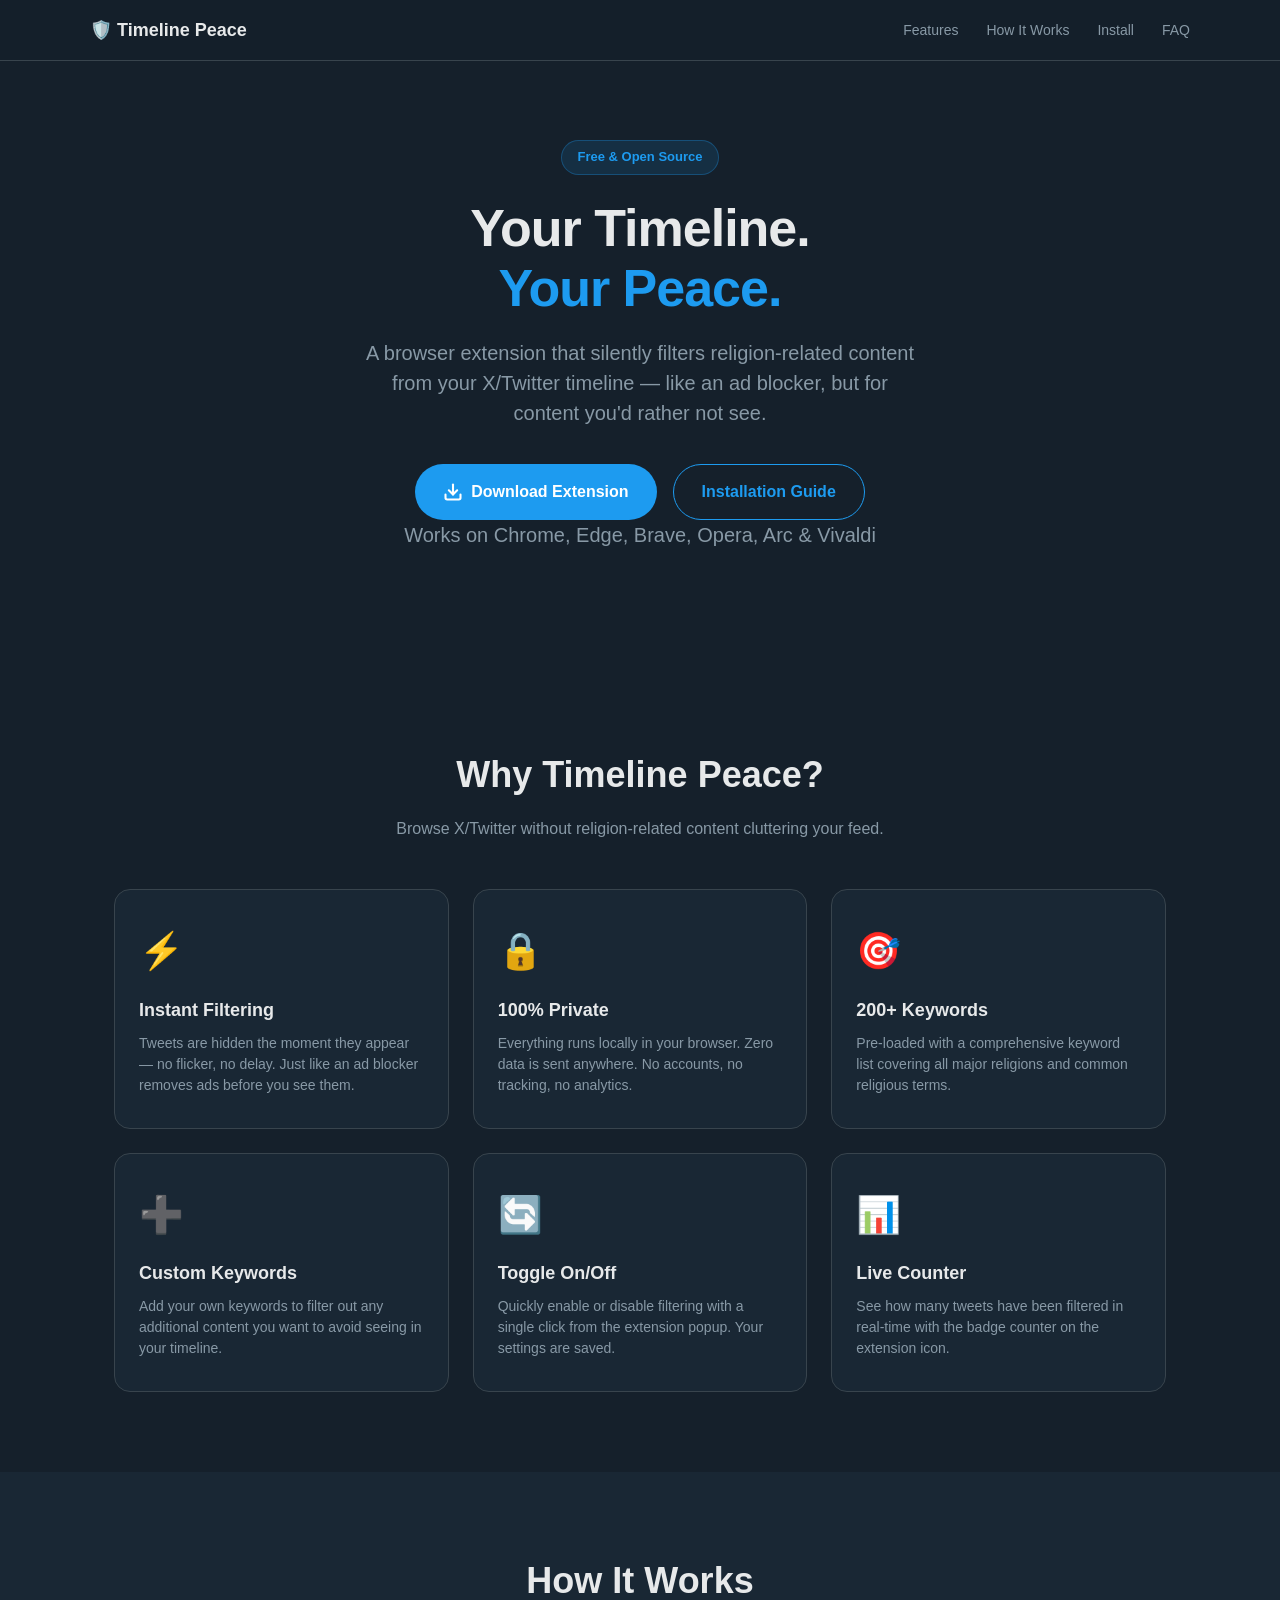
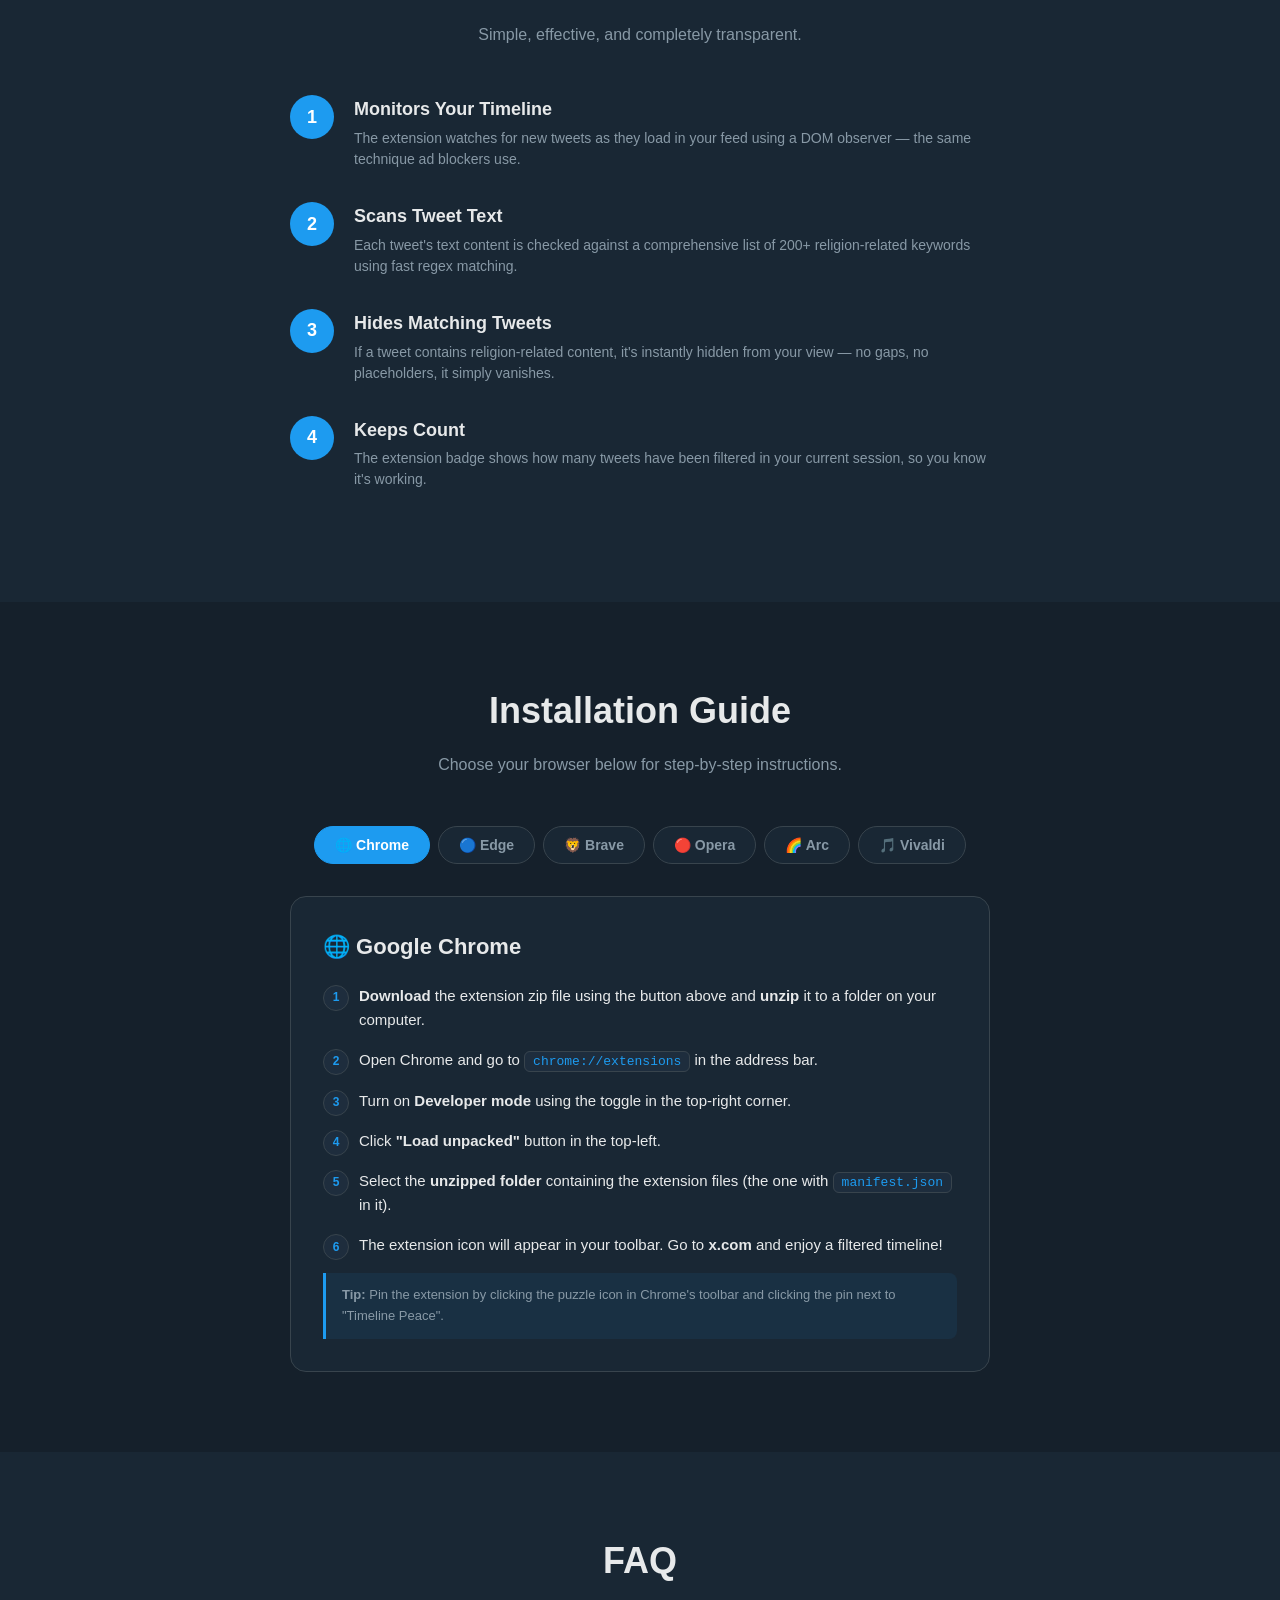
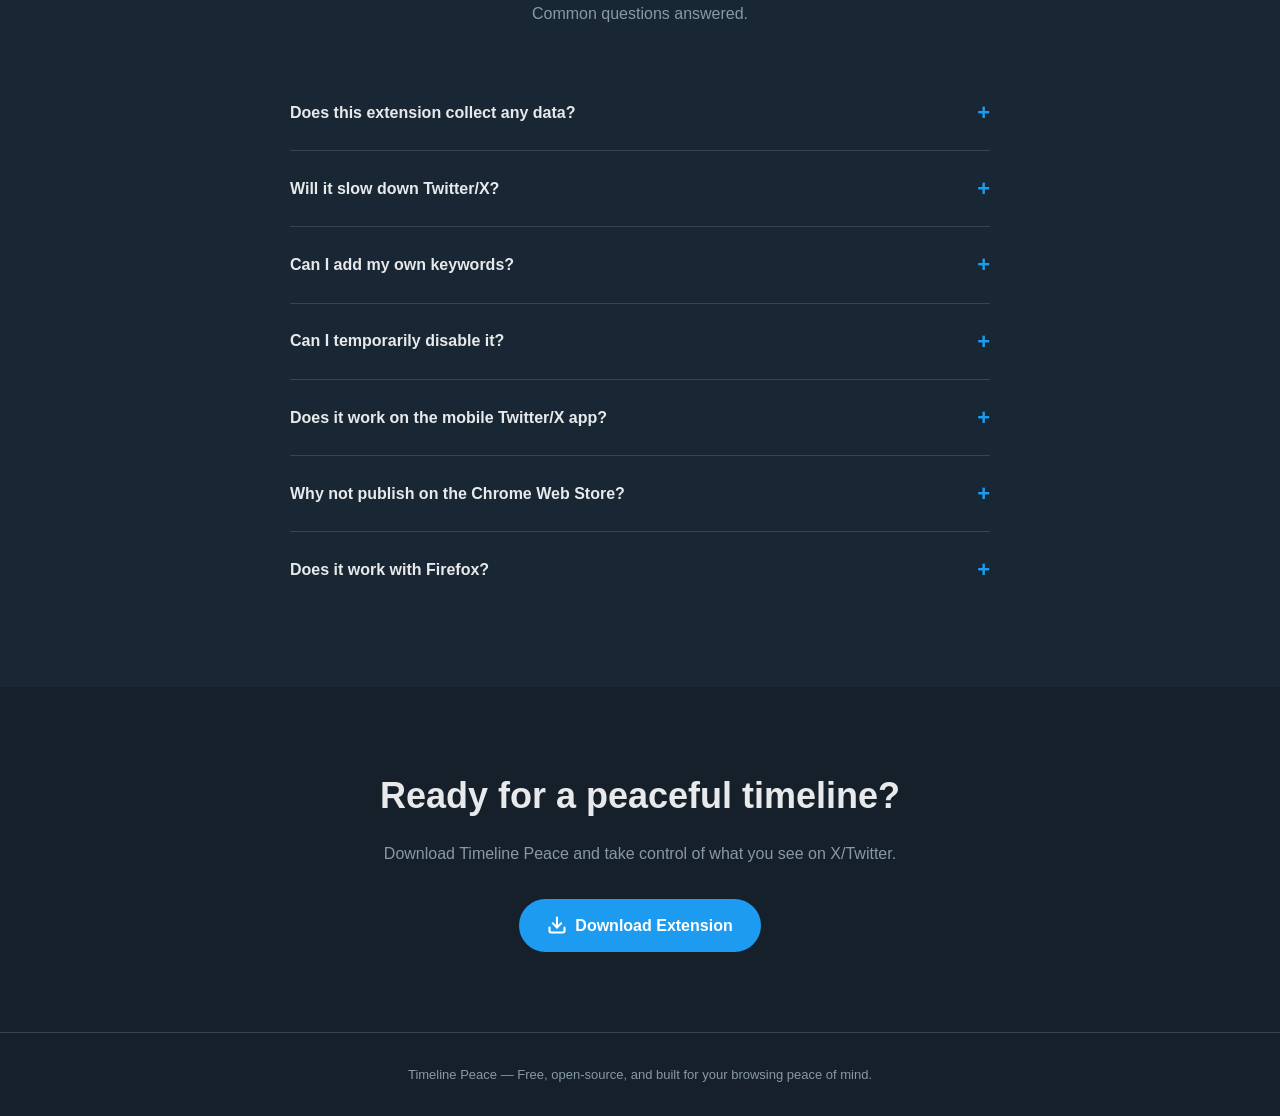
<file: website/index.html>
<!DOCTYPE html>
<html lang="en">
<head>
  <meta charset="UTF-8">
  <meta name="viewport" content="width=device-width, initial-scale=1.0">
  <title>Timeline Peace - Filter Religion Content from X/Twitter</title>
  <meta name="description" content="A free Chrome extension that silently filters religion-related content from your X/Twitter timeline. Works on Chrome, Edge, Brave, Opera, Arc, and Vivaldi.">
  <link rel="stylesheet" href="style.css">
  <link rel="icon" href="data:image/svg+xml,<svg xmlns='http://www.w3.org/2000/svg' viewBox='0 0 100 100'><text y='.9em' font-size='90'>🛡️</text></svg>">
</head>
<body>

  <!-- NAV -->
  <nav class="navbar">
    <div class="nav-inner">
      <div class="nav-brand">🛡️ Timeline Peace</div>
      <ul class="nav-links">
        <li><a href="#features">Features</a></li>
        <li><a href="#how-it-works">How It Works</a></li>
        <li><a href="#install">Install</a></li>
        <li><a href="#faq">FAQ</a></li>
      </ul>
    </div>
  </nav>

  <!-- HERO -->
  <section class="hero">
    <div class="hero-badge">Free &amp; Open Source</div>
    <h1>Your Timeline.<br><span class="accent">Your Peace.</span></h1>
    <p>A browser extension that silently filters religion-related content from your X/Twitter timeline — like an ad blocker, but for content you'd rather not see.</p>
    <div class="hero-actions">
      <a href="timeline-peace-extension.zip" download class="btn btn-primary">
        <svg width="20" height="20" viewBox="0 0 24 24" fill="none" stroke="currentColor" stroke-width="2.5" stroke-linecap="round" stroke-linejoin="round"><path d="M21 15v4a2 2 0 0 1-2 2H5a2 2 0 0 1-2-2v-4"/><polyline points="7 10 12 15 17 10"/><line x1="12" y1="15" x2="12" y2="3"/></svg>
        Download Extension
      </a>
      <a href="#install" class="btn btn-secondary">Installation Guide</a>
    </div>
    <p class="hero-meta">Works on Chrome, Edge, Brave, Opera, Arc &amp; Vivaldi</p>
  </section>

  <!-- FEATURES -->
  <section class="features" id="features">
    <h2 class="section-title">Why Timeline Peace?</h2>
    <p class="section-subtitle">Browse X/Twitter without religion-related content cluttering your feed.</p>
    <div class="features-grid">
      <div class="feature-card">
        <div class="feature-icon">⚡</div>
        <h3>Instant Filtering</h3>
        <p>Tweets are hidden the moment they appear — no flicker, no delay. Just like an ad blocker removes ads before you see them.</p>
      </div>
      <div class="feature-card">
        <div class="feature-icon">🔒</div>
        <h3>100% Private</h3>
        <p>Everything runs locally in your browser. Zero data is sent anywhere. No accounts, no tracking, no analytics.</p>
      </div>
      <div class="feature-card">
        <div class="feature-icon">🎯</div>
        <h3>200+ Keywords</h3>
        <p>Pre-loaded with a comprehensive keyword list covering all major religions and common religious terms.</p>
      </div>
      <div class="feature-card">
        <div class="feature-icon">➕</div>
        <h3>Custom Keywords</h3>
        <p>Add your own keywords to filter out any additional content you want to avoid seeing in your timeline.</p>
      </div>
      <div class="feature-card">
        <div class="feature-icon">🔄</div>
        <h3>Toggle On/Off</h3>
        <p>Quickly enable or disable filtering with a single click from the extension popup. Your settings are saved.</p>
      </div>
      <div class="feature-card">
        <div class="feature-icon">📊</div>
        <h3>Live Counter</h3>
        <p>See how many tweets have been filtered in real-time with the badge counter on the extension icon.</p>
      </div>
    </div>
  </section>

  <!-- HOW IT WORKS -->
  <section class="how-it-works" id="how-it-works">
    <div class="how-inner">
      <h2 class="section-title">How It Works</h2>
      <p class="section-subtitle">Simple, effective, and completely transparent.</p>
      <div class="step">
        <div class="step-number">1</div>
        <div class="step-content">
          <h3>Monitors Your Timeline</h3>
          <p>The extension watches for new tweets as they load in your feed using a DOM observer — the same technique ad blockers use.</p>
        </div>
      </div>
      <div class="step">
        <div class="step-number">2</div>
        <div class="step-content">
          <h3>Scans Tweet Text</h3>
          <p>Each tweet's text content is checked against a comprehensive list of 200+ religion-related keywords using fast regex matching.</p>
        </div>
      </div>
      <div class="step">
        <div class="step-number">3</div>
        <div class="step-content">
          <h3>Hides Matching Tweets</h3>
          <p>If a tweet contains religion-related content, it's instantly hidden from your view — no gaps, no placeholders, it simply vanishes.</p>
        </div>
      </div>
      <div class="step">
        <div class="step-number">4</div>
        <div class="step-content">
          <h3>Keeps Count</h3>
          <p>The extension badge shows how many tweets have been filtered in your current session, so you know it's working.</p>
        </div>
      </div>
    </div>
  </section>

  <!-- INSTALL -->
  <section class="install" id="install">
    <h2 class="section-title">Installation Guide</h2>
    <p class="section-subtitle">Choose your browser below for step-by-step instructions.</p>

    <div class="browser-tabs">
      <button class="browser-tab active" data-browser="chrome">🌐 Chrome</button>
      <button class="browser-tab" data-browser="edge">🔵 Edge</button>
      <button class="browser-tab" data-browser="brave">🦁 Brave</button>
      <button class="browser-tab" data-browser="opera">🔴 Opera</button>
      <button class="browser-tab" data-browser="arc">🌈 Arc</button>
      <button class="browser-tab" data-browser="vivaldi">🎵 Vivaldi</button>
    </div>

    <!-- Chrome -->
    <div class="browser-instructions active" id="chrome">
      <h3>🌐 Google Chrome</h3>
      <ol>
        <li><strong>Download</strong> the extension zip file using the button above and <strong>unzip</strong> it to a folder on your computer.</li>
        <li>Open Chrome and go to <code>chrome://extensions</code> in the address bar.</li>
        <li>Turn on <strong>Developer mode</strong> using the toggle in the top-right corner.</li>
        <li>Click <strong>"Load unpacked"</strong> button in the top-left.</li>
        <li>Select the <strong>unzipped folder</strong> containing the extension files (the one with <code>manifest.json</code> in it).</li>
        <li>The extension icon will appear in your toolbar. Go to <strong>x.com</strong> and enjoy a filtered timeline!</li>
      </ol>
      <div class="note">
        <strong>Tip:</strong> Pin the extension by clicking the puzzle icon in Chrome's toolbar and clicking the pin next to "Timeline Peace".
      </div>
    </div>

    <!-- Edge -->
    <div class="browser-instructions" id="edge">
      <h3>🔵 Microsoft Edge</h3>
      <ol>
        <li><strong>Download</strong> the extension zip file and <strong>unzip</strong> it to a folder on your computer.</li>
        <li>Open Edge and go to <code>edge://extensions</code> in the address bar.</li>
        <li>Turn on <strong>Developer mode</strong> using the toggle in the bottom-left of the sidebar.</li>
        <li>Click <strong>"Load unpacked"</strong> at the top of the page.</li>
        <li>Select the <strong>unzipped folder</strong> containing the extension files.</li>
        <li>The extension will appear in your toolbar. Visit <strong>x.com</strong> and your timeline will be filtered!</li>
      </ol>
      <div class="note">
        <strong>Note:</strong> Edge fully supports Chrome extensions. The installation process is nearly identical to Chrome.
      </div>
    </div>

    <!-- Brave -->
    <div class="browser-instructions" id="brave">
      <h3>🦁 Brave Browser</h3>
      <ol>
        <li><strong>Download</strong> the extension zip file and <strong>unzip</strong> it to a folder on your computer.</li>
        <li>Open Brave and go to <code>brave://extensions</code> in the address bar.</li>
        <li>Turn on <strong>Developer mode</strong> using the toggle in the top-right corner.</li>
        <li>Click <strong>"Load unpacked"</strong> button.</li>
        <li>Select the <strong>unzipped folder</strong> with the extension files.</li>
        <li>You're all set! Visit <strong>x.com</strong> to see it in action.</li>
      </ol>
      <div class="note">
        <strong>Fun fact:</strong> Brave already blocks ads — now Timeline Peace filters content too. Double protection for your browsing experience!
      </div>
    </div>

    <!-- Opera -->
    <div class="browser-instructions" id="opera">
      <h3>🔴 Opera / Opera GX</h3>
      <ol>
        <li><strong>Download</strong> the extension zip file and <strong>unzip</strong> it to a folder on your computer.</li>
        <li>Open Opera and go to <code>opera://extensions</code> in the address bar.</li>
        <li>Turn on <strong>Developer mode</strong> using the toggle in the top-right corner.</li>
        <li>Click <strong>"Load unpacked"</strong> button.</li>
        <li>Select the <strong>unzipped folder</strong> containing the extension files.</li>
        <li>Head to <strong>x.com</strong> and browse your cleaned-up timeline!</li>
      </ol>
      <div class="note">
        <strong>Note:</strong> These same steps work for both Opera and Opera GX.
      </div>
    </div>

    <!-- Arc -->
    <div class="browser-instructions" id="arc">
      <h3>🌈 Arc Browser</h3>
      <ol>
        <li><strong>Download</strong> the extension zip file and <strong>unzip</strong> it to a folder on your computer.</li>
        <li>Open Arc and go to <code>arc://extensions</code> in the address bar.</li>
        <li>Turn on <strong>Developer mode</strong> using the toggle in the top-right corner.</li>
        <li>Click <strong>"Load unpacked"</strong> button.</li>
        <li>Select the <strong>unzipped folder</strong> containing the extension files.</li>
        <li>Open <strong>x.com</strong> in any Space and enjoy your filtered feed!</li>
      </ol>
      <div class="note">
        <strong>Tip:</strong> Arc is built on Chromium, so all Chrome extensions work natively.
      </div>
    </div>

    <!-- Vivaldi -->
    <div class="browser-instructions" id="vivaldi">
      <h3>🎵 Vivaldi</h3>
      <ol>
        <li><strong>Download</strong> the extension zip file and <strong>unzip</strong> it to a folder on your computer.</li>
        <li>Open Vivaldi and go to <code>vivaldi://extensions</code> in the address bar.</li>
        <li>Turn on <strong>Developer mode</strong> using the toggle in the top-right corner.</li>
        <li>Click <strong>"Load unpacked"</strong> button.</li>
        <li>Select the <strong>unzipped folder</strong> containing the extension files.</li>
        <li>Navigate to <strong>x.com</strong> and your timeline is now filtered!</li>
      </ol>
      <div class="note">
        <strong>Note:</strong> Vivaldi uses the Chromium engine, so Chrome extensions work out of the box.
      </div>
    </div>
  </section>

  <!-- FAQ -->
  <section class="faq" id="faq">
    <div class="faq-inner">
      <h2 class="section-title">FAQ</h2>
      <p class="section-subtitle">Common questions answered.</p>

      <div class="faq-item">
        <div class="faq-question">Does this extension collect any data?</div>
        <div class="faq-answer">No. Everything runs 100% locally in your browser. No data is sent anywhere — no servers, no analytics, no tracking. Your browsing stays private.</div>
      </div>

      <div class="faq-item">
        <div class="faq-question">Will it slow down Twitter/X?</div>
        <div class="faq-answer">No. The extension uses a highly optimized regex engine and only scans tweet text as it loads. The performance impact is negligible — you won't notice any difference.</div>
      </div>

      <div class="faq-item">
        <div class="faq-question">Can I add my own keywords?</div>
        <div class="faq-answer">Yes! Click the extension icon in your toolbar to open the popup. You can add custom keywords to filter any additional content you want to avoid.</div>
      </div>

      <div class="faq-item">
        <div class="faq-question">Can I temporarily disable it?</div>
        <div class="faq-answer">Yes. Click the extension icon and use the toggle switch to turn filtering on or off. Your keyword settings are preserved.</div>
      </div>

      <div class="faq-item">
        <div class="faq-question">Does it work on the mobile Twitter/X app?</div>
        <div class="faq-answer">No. Browser extensions only work in desktop browsers. This extension filters content on x.com and twitter.com when accessed through a supported desktop browser.</div>
      </div>

      <div class="faq-item">
        <div class="faq-question">Why not publish on the Chrome Web Store?</div>
        <div class="faq-answer">Publishing to the Chrome Web Store requires a developer fee and review process. For now, you can install it directly using Developer mode — it works exactly the same way.</div>
      </div>

      <div class="faq-item">
        <div class="faq-question">Does it work with Firefox?</div>
        <div class="faq-answer">Not yet. This extension is built for Chromium-based browsers (Chrome, Edge, Brave, Opera, Arc, Vivaldi). Firefox uses a different extension format.</div>
      </div>
    </div>
  </section>

  <!-- CTA -->
  <section class="cta">
    <h2>Ready for a peaceful timeline?</h2>
    <p>Download Timeline Peace and take control of what you see on X/Twitter.</p>
    <a href="timeline-peace-extension.zip" download class="btn btn-primary">
      <svg width="20" height="20" viewBox="0 0 24 24" fill="none" stroke="currentColor" stroke-width="2.5" stroke-linecap="round" stroke-linejoin="round"><path d="M21 15v4a2 2 0 0 1-2 2H5a2 2 0 0 1-2-2v-4"/><polyline points="7 10 12 15 17 10"/><line x1="12" y1="15" x2="12" y2="3"/></svg>
      Download Extension
    </a>
  </section>

  <!-- FOOTER -->
  <footer class="footer">
    <p>Timeline Peace &mdash; Free, open-source, and built for your browsing peace of mind.</p>
  </footer>

  <script>
    // Browser tab switching
    document.querySelectorAll('.browser-tab').forEach(tab => {
      tab.addEventListener('click', () => {
        document.querySelectorAll('.browser-tab').forEach(t => t.classList.remove('active'));
        document.querySelectorAll('.browser-instructions').forEach(i => i.classList.remove('active'));
        tab.classList.add('active');
        document.getElementById(tab.dataset.browser).classList.add('active');
      });
    });

    // FAQ accordion
    document.querySelectorAll('.faq-question').forEach(q => {
      q.addEventListener('click', () => {
        q.parentElement.classList.toggle('open');
      });
    });
  </script>

</body>
</html>
</file>
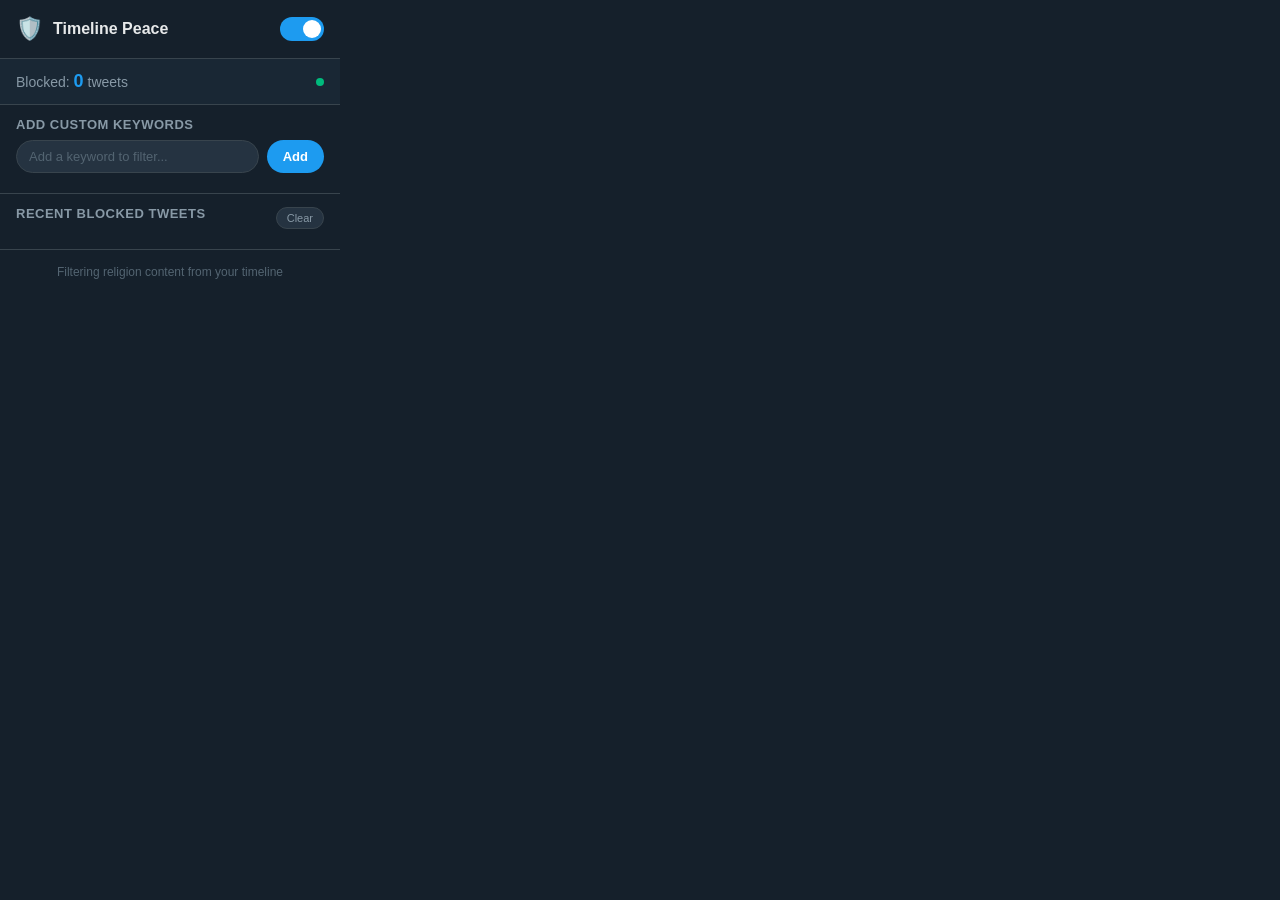
<file: popup.html>
<!DOCTYPE html>
<html lang="en">
<head>
  <meta charset="UTF-8">
  <style>
    * {
      margin: 0;
      padding: 0;
      box-sizing: border-box;
    }

    body {
      width: 340px;
      font-family: -apple-system, BlinkMacSystemFont, "Segoe UI", Roboto, sans-serif;
      background: #15202b;
      color: #e7e9ea;
      padding: 0;
    }

    .header {
      display: flex;
      align-items: center;
      justify-content: space-between;
      padding: 16px;
      border-bottom: 1px solid #38444d;
    }

    .header-left {
      display: flex;
      align-items: center;
      gap: 10px;
    }

    .header h1 {
      font-size: 16px;
      font-weight: 700;
    }

    .header .logo {
      font-size: 22px;
    }

    /* Toggle switch */
    .toggle {
      position: relative;
      width: 44px;
      height: 24px;
    }

    .toggle input {
      opacity: 0;
      width: 0;
      height: 0;
    }

    .slider {
      position: absolute;
      inset: 0;
      background: #536471;
      border-radius: 12px;
      cursor: pointer;
      transition: background 0.2s;
    }

    .slider::before {
      content: "";
      position: absolute;
      width: 18px;
      height: 18px;
      left: 3px;
      bottom: 3px;
      background: #fff;
      border-radius: 50%;
      transition: transform 0.2s;
    }

    .toggle input:checked + .slider {
      background: #1d9bf0;
    }

    .toggle input:checked + .slider::before {
      transform: translateX(20px);
    }

    .stats {
      padding: 12px 16px;
      background: #192734;
      display: flex;
      align-items: center;
      justify-content: space-between;
      border-bottom: 1px solid #38444d;
    }

    .stats-count {
      font-size: 14px;
      color: #8899a6;
    }

    .stats-count strong {
      color: #1d9bf0;
      font-size: 18px;
    }

    .status-dot {
      width: 8px;
      height: 8px;
      border-radius: 50%;
      background: #00ba7c;
      display: inline-block;
    }

    .status-dot.off {
      background: #f4212e;
    }

    .section {
      padding: 12px 16px;
      border-bottom: 1px solid #38444d;
    }

    .section-title {
      font-size: 13px;
      font-weight: 600;
      color: #8899a6;
      text-transform: uppercase;
      letter-spacing: 0.5px;
      margin-bottom: 8px;
    }

    .keyword-input-row {
      display: flex;
      gap: 8px;
    }

    .keyword-input-row input {
      flex: 1;
      padding: 8px 12px;
      border: 1px solid #38444d;
      border-radius: 20px;
      background: #253341;
      color: #e7e9ea;
      font-size: 13px;
      outline: none;
    }

    .keyword-input-row input::placeholder {
      color: #536471;
    }

    .keyword-input-row input:focus {
      border-color: #1d9bf0;
    }

    .btn {
      padding: 8px 16px;
      border: none;
      border-radius: 20px;
      font-size: 13px;
      font-weight: 600;
      cursor: pointer;
      transition: background 0.15s;
    }

    .btn-primary {
      background: #1d9bf0;
      color: #fff;
    }

    .btn-primary:hover {
      background: #1a8cd8;
    }

    .custom-keywords {
      display: flex;
      flex-wrap: wrap;
      gap: 6px;
      margin-top: 8px;
      max-height: 120px;
      overflow-y: auto;
    }

    .keyword-tag {
      display: inline-flex;
      align-items: center;
      gap: 4px;
      padding: 4px 10px;
      background: #253341;
      border: 1px solid #38444d;
      border-radius: 16px;
      font-size: 12px;
      color: #e7e9ea;
    }

    .keyword-tag .remove {
      cursor: pointer;
      color: #f4212e;
      font-weight: bold;
      font-size: 14px;
      line-height: 1;
      margin-left: 2px;
    }

    .keyword-tag .remove:hover {
      color: #ff6b6b;
    }

    .footer {
      padding: 12px 16px;
      text-align: center;
    }

    .footer a {
      color: #1d9bf0;
      text-decoration: none;
      font-size: 12px;
    }

    .empty-state {
      color: #536471;
      font-size: 12px;
      font-style: italic;
    }

    .blocked-log {
      max-height: 220px;
      overflow-y: auto;
    }

    .blocked-item {
      padding: 8px 0;
      border-bottom: 1px solid #2a3a4a;
      font-size: 12px;
    }

    .blocked-item:last-child {
      border-bottom: none;
    }

    .blocked-item-header {
      display: flex;
      justify-content: space-between;
      align-items: center;
      margin-bottom: 4px;
    }

    .blocked-item-author {
      color: #1d9bf0;
      font-weight: 600;
    }

    .blocked-item-keyword {
      background: #253341;
      border: 1px solid #38444d;
      padding: 2px 8px;
      border-radius: 10px;
      color: #f4212e;
      font-size: 11px;
      font-weight: 600;
    }

    .blocked-item-text {
      color: #8899a6;
      line-height: 1.4;
      word-break: break-word;
    }

    .section-header {
      display: flex;
      justify-content: space-between;
      align-items: center;
      margin-bottom: 8px;
    }

    .btn-small {
      padding: 4px 10px;
      border: 1px solid #38444d;
      border-radius: 14px;
      background: #253341;
      color: #8899a6;
      font-size: 11px;
      cursor: pointer;
      transition: background 0.15s;
    }

    .btn-small:hover {
      background: #2c3e50;
      color: #e7e9ea;
    }
  </style>
</head>
<body>
  <div class="header">
    <div class="header-left">
      <span class="logo">🛡️</span>
      <h1>Timeline Peace</h1>
    </div>
    <label class="toggle">
      <input type="checkbox" id="toggleEnabled" checked>
      <span class="slider"></span>
    </label>
  </div>

  <div class="stats">
    <div class="stats-count">
      Blocked: <strong id="hiddenCount">0</strong> tweets
    </div>
    <span class="status-dot" id="statusDot"></span>
  </div>

  <div class="section">
    <div class="section-title">Add Custom Keywords</div>
    <div class="keyword-input-row">
      <input type="text" id="keywordInput" placeholder="Add a keyword to filter...">
      <button class="btn btn-primary" id="addKeyword">Add</button>
    </div>
    <div class="custom-keywords" id="customKeywordsList"></div>
  </div>

  <div class="section">
    <div class="section-header">
      <div class="section-title">Recent Blocked Tweets</div>
      <button class="btn-small" id="clearLog">Clear</button>
    </div>
    <div class="blocked-log" id="blockedLog"></div>
  </div>

  <div class="footer">
    <span style="color: #536471; font-size: 12px;">
      Filtering religion content from your timeline
    </span>
  </div>

  <script src="popup.js"></script>
</body>
</html>
</file>
<file: website/style.css>
/* Timeline Peace - Landing Page Styles */
* {
  margin: 0;
  padding: 0;
  box-sizing: border-box;
}

:root {
  --bg-primary: #15202b;
  --bg-secondary: #192734;
  --bg-card: #1e2d3d;
  --accent: #1d9bf0;
  --accent-hover: #1a8cd8;
  --text-primary: #e7e9ea;
  --text-secondary: #8899a6;
  --border: #38444d;
  --success: #00ba7c;
  --danger: #f4212e;
}

html {
  scroll-behavior: smooth;
}

body {
  font-family: -apple-system, BlinkMacSystemFont, "Segoe UI", Roboto,
    Helvetica, Arial, sans-serif;
  background: var(--bg-primary);
  color: var(--text-primary);
  line-height: 1.6;
  min-height: 100vh;
}

a {
  color: var(--accent);
  text-decoration: none;
}

a:hover {
  text-decoration: underline;
}

/* ===== NAV ===== */
.navbar {
  position: fixed;
  top: 0;
  left: 0;
  right: 0;
  z-index: 100;
  background: rgba(21, 32, 43, 0.92);
  backdrop-filter: blur(12px);
  border-bottom: 1px solid var(--border);
  padding: 0 24px;
}

.nav-inner {
  max-width: 1100px;
  margin: 0 auto;
  display: flex;
  align-items: center;
  justify-content: space-between;
  height: 60px;
}

.nav-brand {
  display: flex;
  align-items: center;
  gap: 10px;
  font-weight: 700;
  font-size: 18px;
  color: var(--text-primary);
}

.nav-links {
  display: flex;
  gap: 28px;
  list-style: none;
}

.nav-links a {
  color: var(--text-secondary);
  font-size: 14px;
  font-weight: 500;
  transition: color 0.2s;
}

.nav-links a:hover {
  color: var(--text-primary);
  text-decoration: none;
}

/* ===== HERO ===== */
.hero {
  padding: 140px 24px 80px;
  text-align: center;
  max-width: 800px;
  margin: 0 auto;
}

.hero-badge {
  display: inline-block;
  padding: 6px 16px;
  background: rgba(29, 155, 240, 0.12);
  border: 1px solid rgba(29, 155, 240, 0.3);
  border-radius: 20px;
  font-size: 13px;
  color: var(--accent);
  font-weight: 600;
  margin-bottom: 24px;
}

.hero h1 {
  font-size: 52px;
  font-weight: 800;
  line-height: 1.15;
  margin-bottom: 20px;
  letter-spacing: -1px;
}

.hero h1 .accent {
  color: var(--accent);
}

.hero p {
  font-size: 20px;
  color: var(--text-secondary);
  max-width: 560px;
  margin: 0 auto 36px;
  line-height: 1.5;
}

.hero-actions {
  display: flex;
  gap: 16px;
  justify-content: center;
  flex-wrap: wrap;
}

.btn {
  display: inline-flex;
  align-items: center;
  gap: 8px;
  padding: 14px 28px;
  border-radius: 30px;
  font-size: 16px;
  font-weight: 700;
  border: none;
  cursor: pointer;
  transition: all 0.2s;
  text-decoration: none;
}

.btn-primary {
  background: var(--accent);
  color: #fff;
}

.btn-primary:hover {
  background: var(--accent-hover);
  transform: translateY(-1px);
  text-decoration: none;
}

.btn-secondary {
  background: transparent;
  color: var(--accent);
  border: 1px solid var(--accent);
}

.btn-secondary:hover {
  background: rgba(29, 155, 240, 0.1);
  text-decoration: none;
}

.hero-meta {
  margin-top: 24px;
  font-size: 13px;
  color: var(--text-secondary);
}

/* ===== FEATURES ===== */
.features {
  padding: 80px 24px;
  max-width: 1100px;
  margin: 0 auto;
}

.section-title {
  text-align: center;
  font-size: 36px;
  font-weight: 800;
  margin-bottom: 12px;
}

.section-subtitle {
  text-align: center;
  font-size: 16px;
  color: var(--text-secondary);
  margin-bottom: 48px;
  max-width: 500px;
  margin-left: auto;
  margin-right: auto;
}

.features-grid {
  display: grid;
  grid-template-columns: repeat(3, 1fr);
  gap: 24px;
}

.feature-card {
  background: var(--bg-secondary);
  border: 1px solid var(--border);
  border-radius: 16px;
  padding: 32px 24px;
  transition: border-color 0.2s, transform 0.2s;
}

.feature-card:hover {
  border-color: var(--accent);
  transform: translateY(-2px);
}

.feature-icon {
  font-size: 36px;
  margin-bottom: 16px;
}

.feature-card h3 {
  font-size: 18px;
  font-weight: 700;
  margin-bottom: 8px;
}

.feature-card p {
  font-size: 14px;
  color: var(--text-secondary);
  line-height: 1.5;
}

/* ===== HOW IT WORKS ===== */
.how-it-works {
  padding: 80px 24px;
  background: var(--bg-secondary);
}

.how-inner {
  max-width: 700px;
  margin: 0 auto;
}

.step {
  display: flex;
  gap: 20px;
  margin-bottom: 32px;
  align-items: flex-start;
}

.step-number {
  flex-shrink: 0;
  width: 44px;
  height: 44px;
  background: var(--accent);
  border-radius: 50%;
  display: flex;
  align-items: center;
  justify-content: center;
  font-weight: 800;
  font-size: 18px;
  color: #fff;
}

.step-content h3 {
  font-size: 18px;
  font-weight: 700;
  margin-bottom: 4px;
}

.step-content p {
  font-size: 14px;
  color: var(--text-secondary);
  line-height: 1.5;
}

/* ===== INSTALL ===== */
.install {
  padding: 80px 24px;
  max-width: 1100px;
  margin: 0 auto;
}

.browser-tabs {
  display: flex;
  gap: 8px;
  flex-wrap: wrap;
  justify-content: center;
  margin-bottom: 32px;
}

.browser-tab {
  padding: 10px 20px;
  border-radius: 24px;
  border: 1px solid var(--border);
  background: var(--bg-secondary);
  color: var(--text-secondary);
  font-size: 14px;
  font-weight: 600;
  cursor: pointer;
  transition: all 0.2s;
  display: flex;
  align-items: center;
  gap: 6px;
}

.browser-tab:hover,
.browser-tab.active {
  background: var(--accent);
  color: #fff;
  border-color: var(--accent);
}

.browser-instructions {
  display: none;
  background: var(--bg-secondary);
  border: 1px solid var(--border);
  border-radius: 16px;
  padding: 32px;
  max-width: 700px;
  margin: 0 auto;
}

.browser-instructions.active {
  display: block;
}

.browser-instructions h3 {
  font-size: 22px;
  font-weight: 700;
  margin-bottom: 20px;
  display: flex;
  align-items: center;
  gap: 10px;
}

.browser-instructions ol {
  padding-left: 0;
  counter-reset: step;
  list-style: none;
}

.browser-instructions ol li {
  counter-increment: step;
  margin-bottom: 16px;
  padding-left: 36px;
  position: relative;
  font-size: 15px;
  line-height: 1.6;
}

.browser-instructions ol li::before {
  content: counter(step);
  position: absolute;
  left: 0;
  top: 1px;
  width: 24px;
  height: 24px;
  background: var(--bg-card);
  border: 1px solid var(--border);
  border-radius: 50%;
  display: flex;
  align-items: center;
  justify-content: center;
  font-size: 12px;
  font-weight: 700;
  color: var(--accent);
}

.browser-instructions code {
  background: var(--bg-card);
  padding: 2px 8px;
  border-radius: 6px;
  font-size: 13px;
  color: var(--accent);
  border: 1px solid var(--border);
}

.browser-instructions .note {
  margin-top: 16px;
  padding: 12px 16px;
  background: rgba(29, 155, 240, 0.08);
  border-left: 3px solid var(--accent);
  border-radius: 0 8px 8px 0;
  font-size: 13px;
  color: var(--text-secondary);
}

/* ===== FAQ ===== */
.faq {
  padding: 80px 24px;
  background: var(--bg-secondary);
}

.faq-inner {
  max-width: 700px;
  margin: 0 auto;
}

.faq-item {
  border-bottom: 1px solid var(--border);
  padding: 20px 0;
}

.faq-item:last-child {
  border-bottom: none;
}

.faq-question {
  font-size: 16px;
  font-weight: 700;
  cursor: pointer;
  display: flex;
  justify-content: space-between;
  align-items: center;
  gap: 12px;
}

.faq-question::after {
  content: "+";
  font-size: 22px;
  color: var(--accent);
  transition: transform 0.2s;
  flex-shrink: 0;
}

.faq-item.open .faq-question::after {
  content: "-";
}

.faq-answer {
  display: none;
  padding-top: 12px;
  font-size: 14px;
  color: var(--text-secondary);
  line-height: 1.6;
}

.faq-item.open .faq-answer {
  display: block;
}

/* ===== CTA ===== */
.cta {
  padding: 80px 24px;
  text-align: center;
}

.cta h2 {
  font-size: 36px;
  font-weight: 800;
  margin-bottom: 16px;
}

.cta p {
  font-size: 16px;
  color: var(--text-secondary);
  margin-bottom: 32px;
}

/* ===== FOOTER ===== */
.footer {
  padding: 32px 24px;
  border-top: 1px solid var(--border);
  text-align: center;
  font-size: 13px;
  color: var(--text-secondary);
}

/* ===== RESPONSIVE ===== */
@media (max-width: 768px) {
  .hero h1 {
    font-size: 34px;
  }

  .hero p {
    font-size: 16px;
  }

  .features-grid {
    grid-template-columns: 1fr;
  }

  .nav-links {
    display: none;
  }

  .browser-instructions {
    padding: 24px 20px;
  }

  .section-title {
    font-size: 28px;
  }

  .cta h2 {
    font-size: 28px;
  }
}

@media (max-width: 480px) {
  .hero {
    padding: 120px 16px 60px;
  }

  .hero h1 {
    font-size: 28px;
  }

  .hero-actions {
    flex-direction: column;
    align-items: center;
  }

  .btn {
    width: 100%;
    justify-content: center;
  }

  .browser-tabs {
    gap: 6px;
  }

  .browser-tab {
    padding: 8px 14px;
    font-size: 12px;
  }
}
</file>
